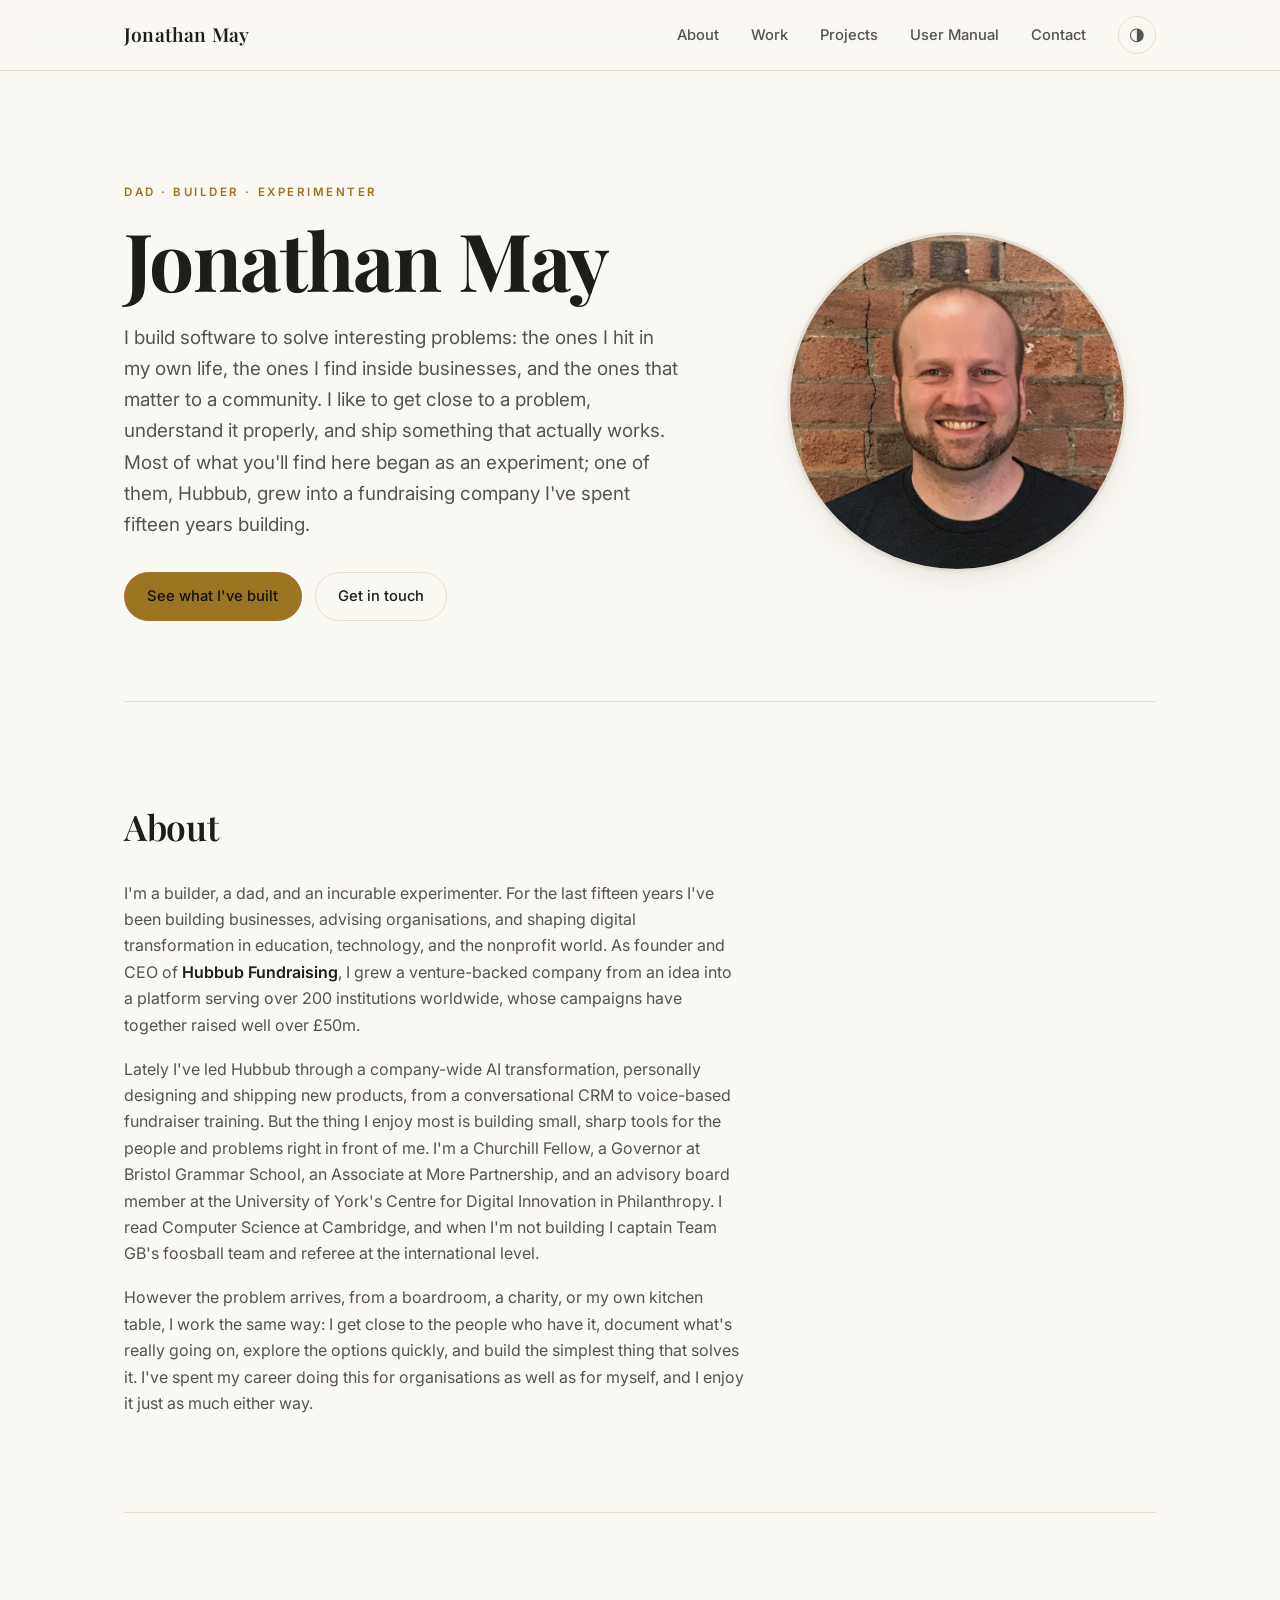
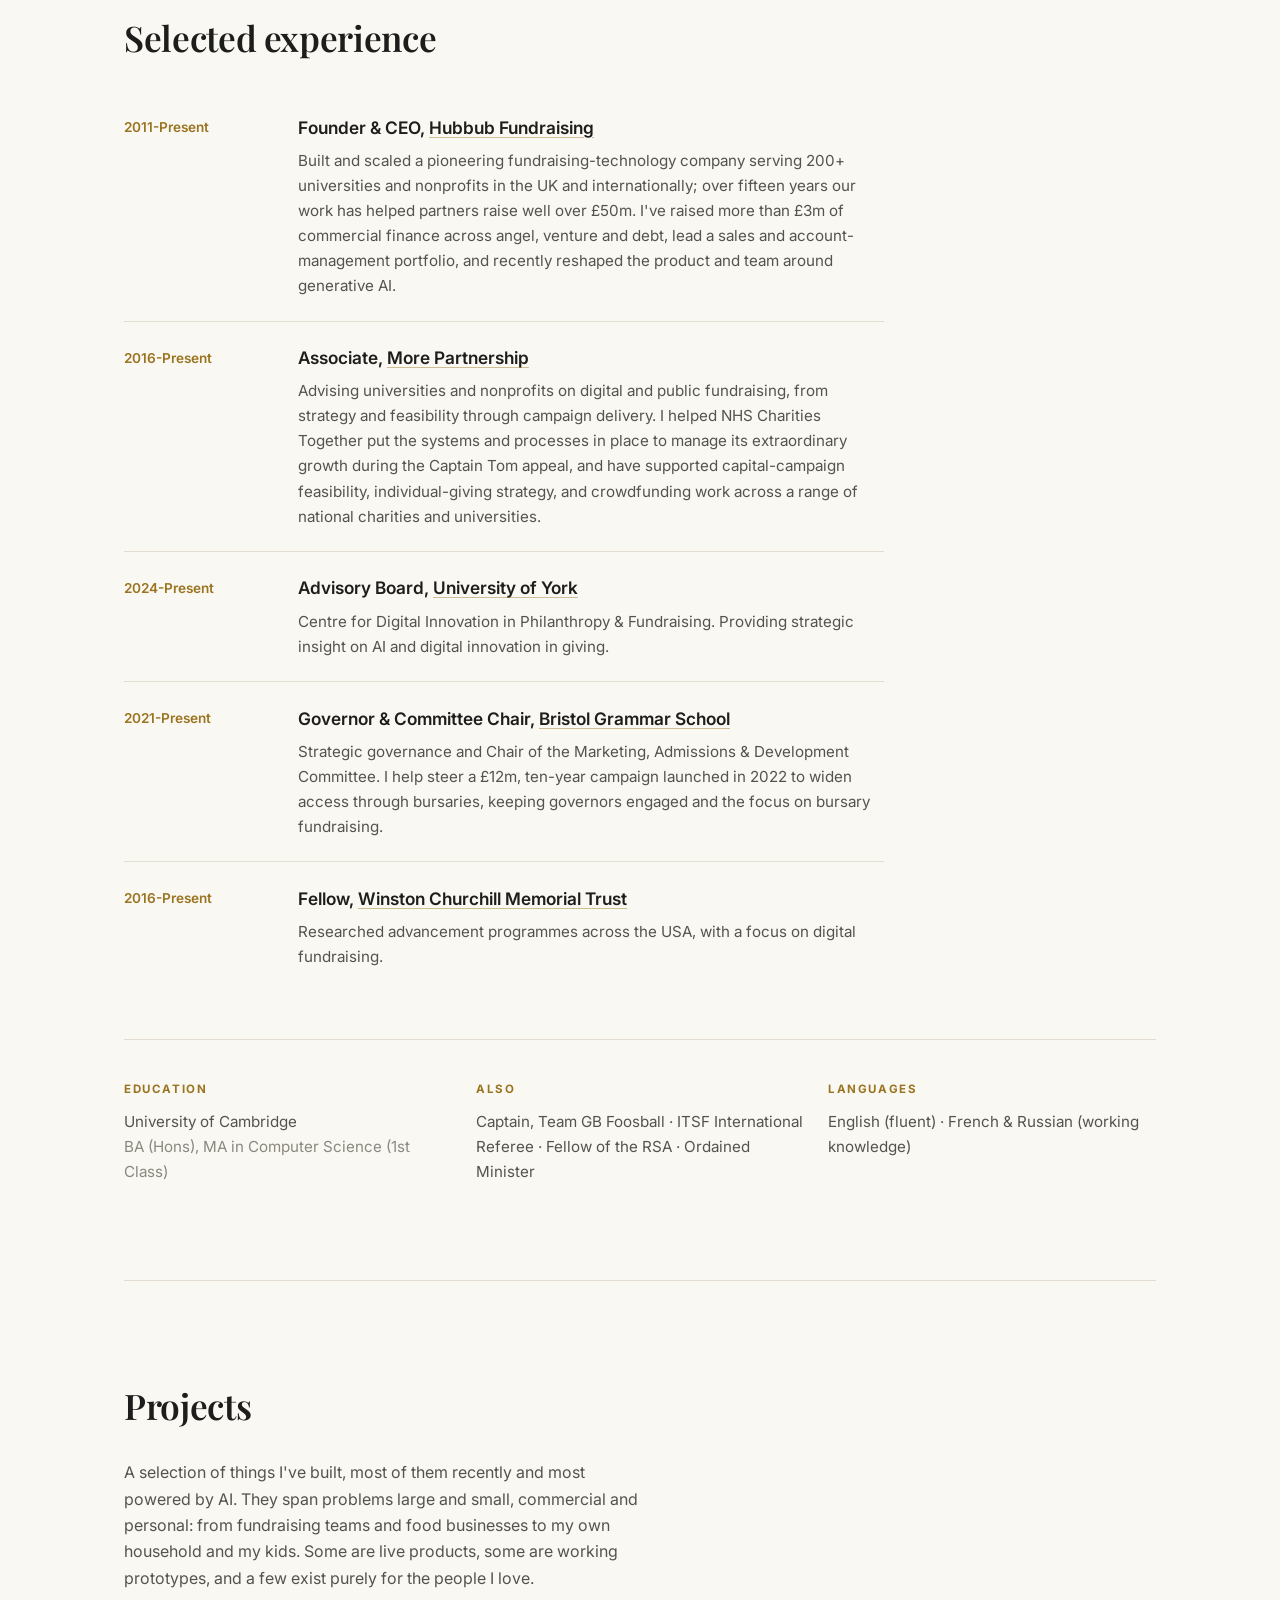
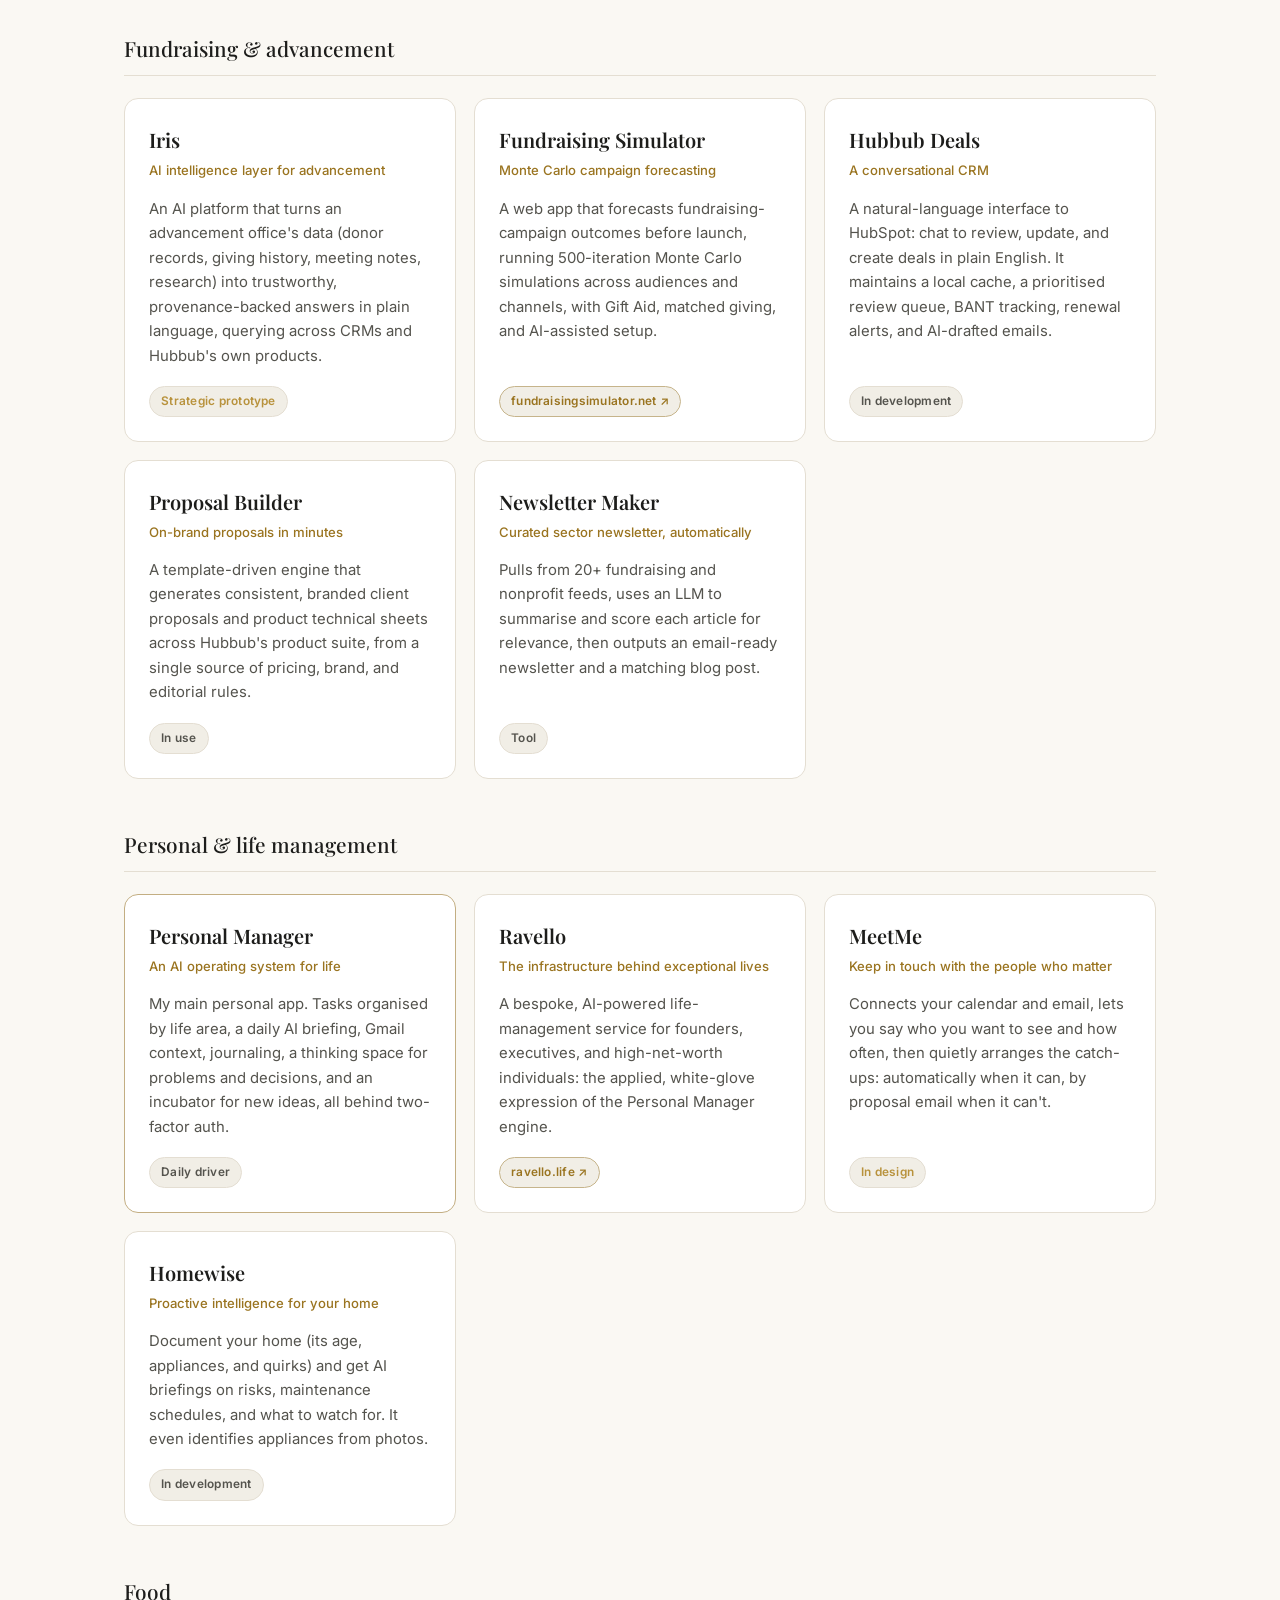
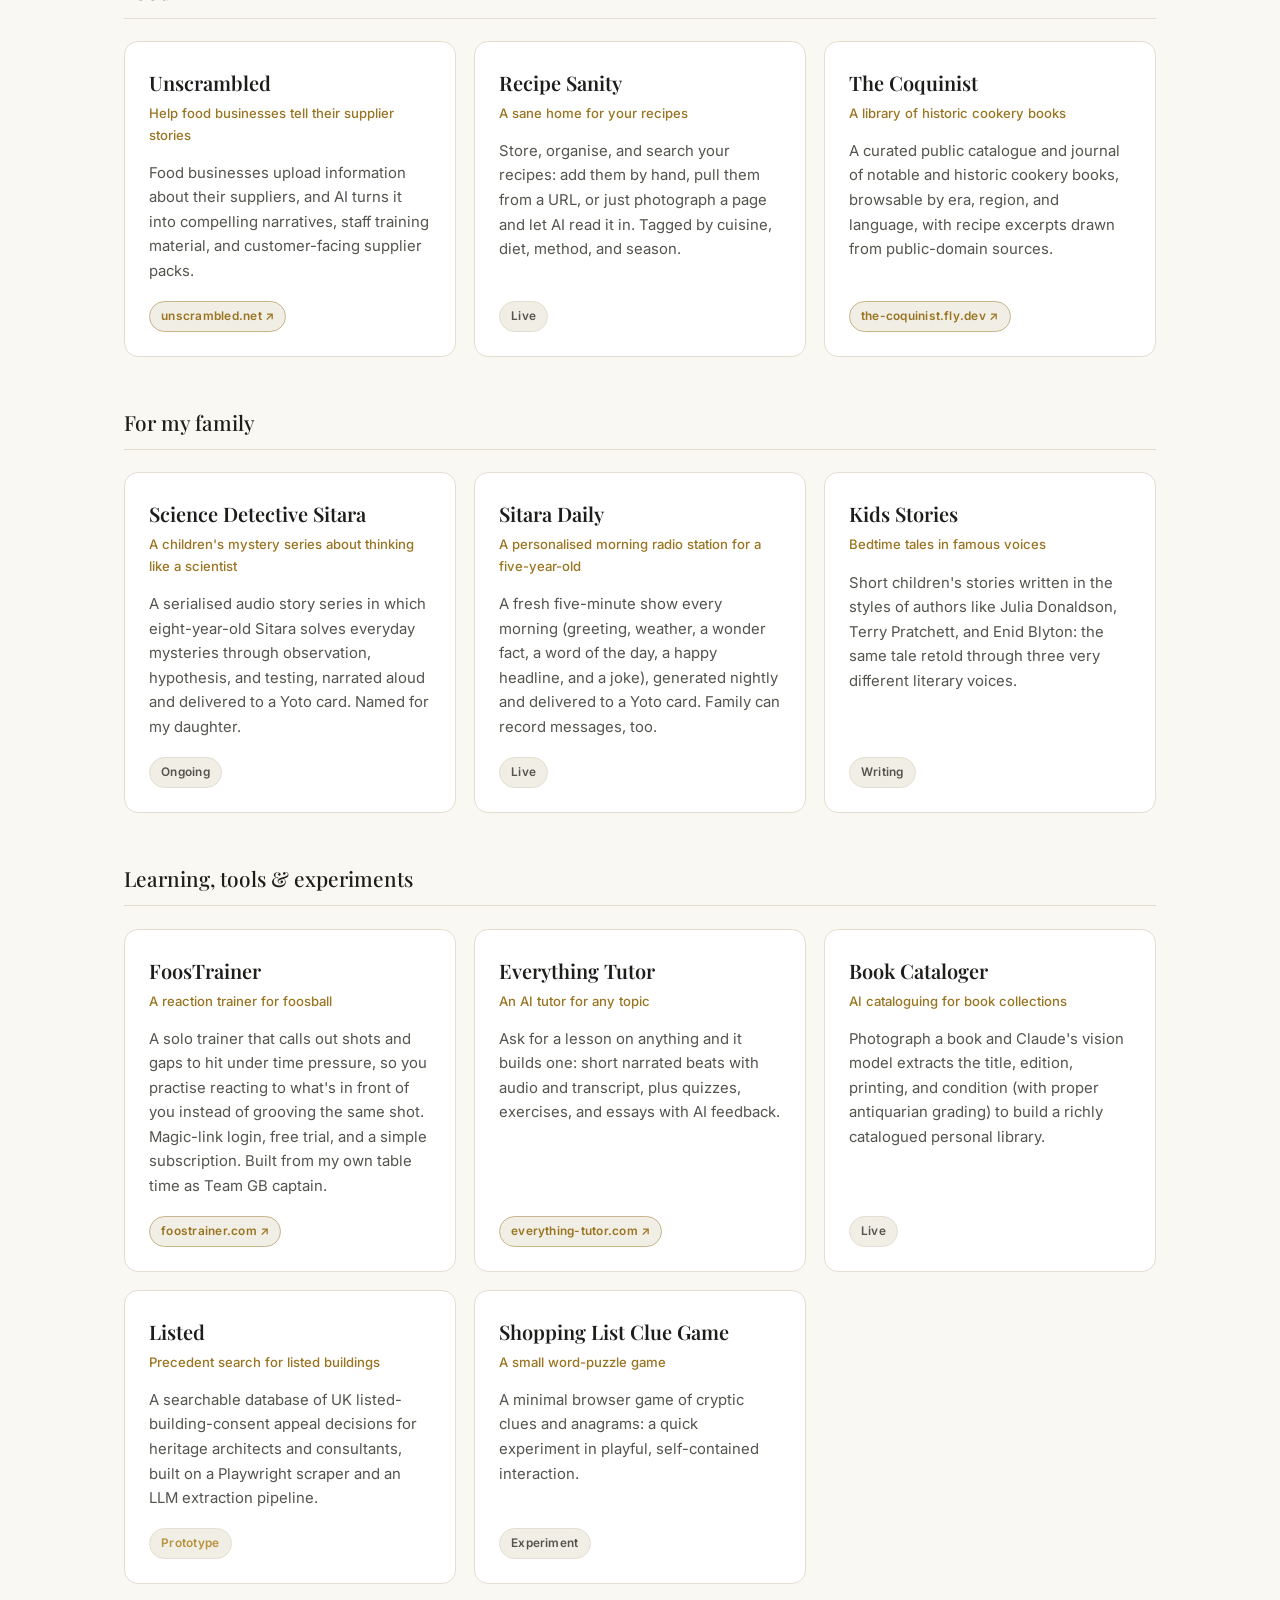
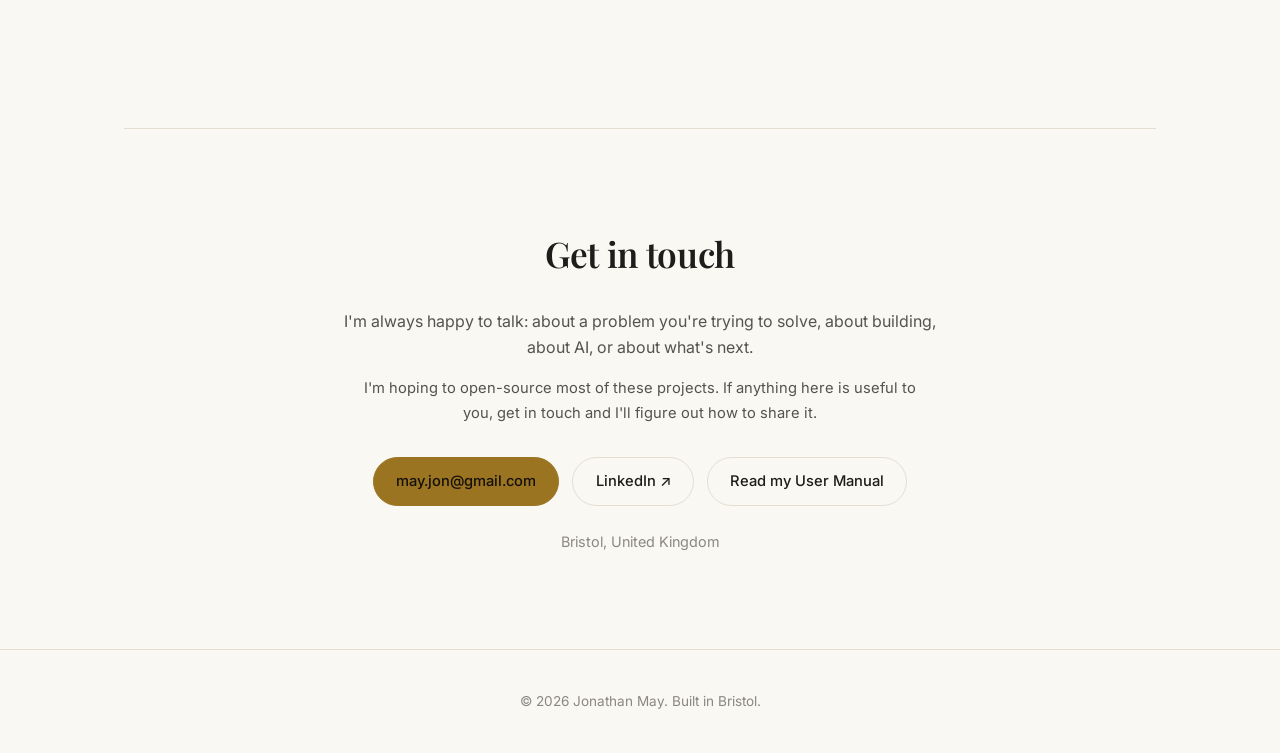
<file: index.html>
<!DOCTYPE html>
<html lang="en">
<head>
  <meta charset="UTF-8">
  <meta name="viewport" content="width=device-width, initial-scale=1.0">
  <title>Jonathan May · Dad, builder, experimenter</title>
  <meta name="description" content="Jonathan May FRSA. A dad and builder who makes software to solve interesting problems, for businesses, communities, and his own life. Founder of Hubbub Fundraising and the maker of a wide range of AI products.">

  <meta property="og:title" content="Jonathan May">
  <meta property="og:description" content="A dad and builder who makes software to solve interesting problems, for businesses, communities, and his own life. Founder of Hubbub Fundraising.">
  <meta property="og:type" content="website">
  <meta property="og:url" content="https://jonathanmay.net">
  <meta property="og:image" content="https://jonathanmay.net/apple-touch-icon.png">

  <link rel="icon" href="favicon.ico" sizes="any">
  <link rel="icon" type="image/png" sizes="32x32" href="favicon-32.png">
  <link rel="icon" type="image/png" sizes="16x16" href="favicon-16.png">
  <link rel="apple-touch-icon" href="apple-touch-icon.png">

  <link rel="preconnect" href="https://fonts.googleapis.com">
  <link rel="preconnect" href="https://fonts.gstatic.com" crossorigin>
  <link href="https://fonts.googleapis.com/css2?family=Inter:wght@300;400;500;600&family=Playfair+Display:wght@500;600;700&display=swap" rel="stylesheet">
  <link rel="stylesheet" href="styles.css">
</head>
<body>
  <header class="site-header">
    <div class="header-inner">
      <a href="#top" class="brand">Jonathan&nbsp;May</a>
      <nav class="site-nav">
        <a href="#about">About</a>
        <a href="#work">Work</a>
        <a href="#projects">Projects</a>
        <a href="manual.html">User Manual</a>
        <a href="#contact">Contact</a>
        <button id="theme-toggle" class="theme-toggle" aria-label="Toggle colour theme" title="Toggle theme">
          <span class="theme-toggle-icon">◑</span>
        </button>
      </nav>
    </div>
  </header>

  <main id="top">

    <!-- HERO -->
    <section class="hero">
      <div class="hero-text">
        <p class="eyebrow">Dad · Builder · Experimenter</p>
        <h1>Jonathan May</h1>
        <p class="lede">
          I build software to solve interesting problems: the ones I hit in my own
          life, the ones I find inside businesses, and the ones that matter to a
          community. I like to get close to a problem, understand it properly, and
          ship something that actually works. Most of what you'll find here began
          as an experiment; one of them, Hubbub, grew into a fundraising company
          I've spent fifteen years building.
        </p>
        <div class="hero-actions">
          <a class="btn btn-primary" href="#projects">See what I've built</a>
          <a class="btn btn-ghost" href="#contact">Get in touch</a>
        </div>
      </div>
      <div class="hero-portrait">
        <img src="portrait.jpg" alt="Portrait of Jonathan May" width="800" height="800">
      </div>
    </section>

    <!-- ABOUT -->
    <section id="about" class="section">
      <h2 class="section-title">About</h2>
      <div class="prose">
        <p>
          I'm a builder, a dad, and an incurable experimenter. For the last
          fifteen years I've been building businesses, advising organisations,
          and shaping digital transformation in education, technology, and the
          nonprofit world. As founder and CEO of <strong>Hubbub
          Fundraising</strong>, I grew a venture-backed company from an idea
          into a platform serving over 200 institutions worldwide, whose
          campaigns have together raised well over £50m.
        </p>
        <p>
          Lately I've led Hubbub through a company-wide AI transformation,
          personally designing and shipping new products, from a conversational
          CRM to voice-based fundraiser training. But the thing I enjoy most is
          building small, sharp tools for the people and problems right in front
          of me. I'm a Churchill Fellow, a Governor at Bristol Grammar School, an
          Associate at More Partnership, and an advisory board member at the
          University of York's Centre for Digital Innovation in Philanthropy. I
          read Computer Science at Cambridge, and when I'm not building I captain
          Team GB's foosball team and referee at the international level.
        </p>
        <p>
          However the problem arrives, from a boardroom, a charity, or my own
          kitchen table, I work the same way: I get close to the people who have
          it, document what's really going on, explore the options quickly, and
          build the simplest thing that solves it. I've spent my career doing this
          for organisations as well as for myself, and I enjoy it just as much
          either way.
        </p>
      </div>
    </section>

    <!-- WORK / CV -->
    <section id="work" class="section">
      <h2 class="section-title">Selected experience</h2>
      <ol class="timeline">
        <li>
          <div class="timeline-when">2011-Present</div>
          <div class="timeline-what">
            <h3>Founder &amp; CEO, <a href="https://hubbub.net" target="_blank" rel="noopener">Hubbub Fundraising</a></h3>
            <p>Built and scaled a pioneering fundraising-technology company serving
            200+ universities and nonprofits in the UK and internationally; over
            fifteen years our work has helped partners raise well over £50m. I've
            raised more than £3m of commercial finance across angel, venture and
            debt, lead a sales and account-management portfolio, and recently
            reshaped the product and team around generative AI.</p>
          </div>
        </li>
        <li>
          <div class="timeline-when">2016-Present</div>
          <div class="timeline-what">
            <h3>Associate, <a href="https://www.morepartnership.com" target="_blank" rel="noopener">More Partnership</a></h3>
            <p>Advising universities and nonprofits on digital and public
            fundraising, from strategy and feasibility through campaign delivery.
            I helped NHS Charities Together put the systems and processes in place
            to manage its extraordinary growth during the Captain Tom appeal, and
            have supported capital-campaign feasibility, individual-giving
            strategy, and crowdfunding work across a range of national charities
            and universities.</p>
          </div>
        </li>
        <li>
          <div class="timeline-when">2024-Present</div>
          <div class="timeline-what">
            <h3>Advisory Board, <a href="https://www.york.ac.uk/digital-innovation-philanthropy-fundraising/" target="_blank" rel="noopener">University of York</a></h3>
            <p>Centre for Digital Innovation in Philanthropy &amp; Fundraising.
            Providing strategic insight on AI and digital innovation in giving.</p>
          </div>
        </li>
        <li>
          <div class="timeline-when">2021-Present</div>
          <div class="timeline-what">
            <h3>Governor &amp; Committee Chair, <a href="https://www.bristolgrammarschool.co.uk" target="_blank" rel="noopener">Bristol Grammar School</a></h3>
            <p>Strategic governance and Chair of the Marketing, Admissions &amp;
            Development Committee. I help steer a £12m, ten-year campaign launched
            in 2022 to widen access through bursaries, keeping governors engaged
            and the focus on bursary fundraising.</p>
          </div>
        </li>
        <li>
          <div class="timeline-when">2016-Present</div>
          <div class="timeline-what">
            <h3>Fellow, <a href="https://www.churchillfellowship.org" target="_blank" rel="noopener">Winston Churchill Memorial Trust</a></h3>
            <p>Researched advancement programmes across the USA, with a focus on
            digital fundraising.</p>
          </div>
        </li>
      </ol>

      <div class="cv-meta">
        <div class="cv-meta-block">
          <h4>Education</h4>
          <p>University of Cambridge<br><span class="muted">BA (Hons), MA in Computer Science (1st Class)</span></p>
        </div>
        <div class="cv-meta-block">
          <h4>Also</h4>
          <p>Captain, Team GB Foosball · ITSF International Referee · Fellow of the RSA · Ordained Minister</p>
        </div>
        <div class="cv-meta-block">
          <h4>Languages</h4>
          <p>English (fluent) · French &amp; Russian (working knowledge)</p>
        </div>
      </div>
    </section>

    <!-- PROJECTS -->
    <section id="projects" class="section">
      <h2 class="section-title">Projects</h2>
      <p class="section-intro">
        A selection of things I've built, most of them recently and most powered
        by AI. They span problems large and small, commercial and personal: from
        fundraising teams and food businesses to my own household and my kids.
        Some are live products, some are working prototypes, and a few exist
        purely for the people I love.
      </p>

      <!-- Fundraising & advancement -->
      <div class="project-group">
        <h3 class="group-title">Fundraising &amp; advancement</h3>
        <div class="cards">

          <article class="card">
            <h4 class="card-title">Iris</h4>
            <p class="card-tag">AI intelligence layer for advancement</p>
            <p class="card-body">An AI platform that turns an advancement office's data (donor records, giving history, meeting notes, research) into trustworthy, provenance-backed answers in plain language, querying across CRMs and Hubbub's own products.</p>
            <p class="card-meta"><span class="pill pill-amber">Strategic prototype</span></p>
          </article>

          <article class="card">
            <h4 class="card-title">Fundraising Simulator</h4>
            <p class="card-tag">Monte Carlo campaign forecasting</p>
            <p class="card-body">A web app that forecasts fundraising-campaign outcomes before launch, running 500-iteration Monte Carlo simulations across audiences and channels, with Gift Aid, matched giving, and AI-assisted setup.</p>
            <p class="card-meta"><a class="pill pill-live" href="https://fundraisingsimulator.net" target="_blank" rel="noopener">fundraisingsimulator.net ↗</a></p>
          </article>

          <article class="card">
            <h4 class="card-title">Hubbub Deals</h4>
            <p class="card-tag">A conversational CRM</p>
            <p class="card-body">A natural-language interface to HubSpot: chat to review, update, and create deals in plain English. It maintains a local cache, a prioritised review queue, BANT tracking, renewal alerts, and AI-drafted emails.</p>
            <p class="card-meta"><span class="pill">In development</span></p>
          </article>

          <article class="card">
            <h4 class="card-title">Proposal Builder</h4>
            <p class="card-tag">On-brand proposals in minutes</p>
            <p class="card-body">A template-driven engine that generates consistent, branded client proposals and product technical sheets across Hubbub's product suite, from a single source of pricing, brand, and editorial rules.</p>
            <p class="card-meta"><span class="pill">In use</span></p>
          </article>

          <article class="card">
            <h4 class="card-title">Newsletter Maker</h4>
            <p class="card-tag">Curated sector newsletter, automatically</p>
            <p class="card-body">Pulls from 20+ fundraising and nonprofit feeds, uses an LLM to summarise and score each article for relevance, then outputs an email-ready newsletter and a matching blog post.</p>
            <p class="card-meta"><span class="pill">Tool</span></p>
          </article>

        </div>
      </div>

      <!-- Personal & life management -->
      <div class="project-group">
        <h3 class="group-title">Personal &amp; life management</h3>
        <div class="cards">

          <article class="card card-feature">
            <h4 class="card-title">Personal Manager</h4>
            <p class="card-tag">An AI operating system for life</p>
            <p class="card-body">My main personal app. Tasks organised by life area, a daily AI briefing, Gmail context, journaling, a thinking space for problems and decisions, and an incubator for new ideas, all behind two-factor auth.</p>
            <p class="card-meta"><span class="pill">Daily driver</span></p>
          </article>

          <article class="card">
            <h4 class="card-title">Ravello</h4>
            <p class="card-tag">The infrastructure behind exceptional lives</p>
            <p class="card-body">A bespoke, AI-powered life-management service for founders, executives, and high-net-worth individuals: the applied, white-glove expression of the Personal Manager engine.</p>
            <p class="card-meta"><a class="pill pill-live" href="https://ravello.life" target="_blank" rel="noopener">ravello.life ↗</a></p>
          </article>

          <article class="card">
            <h4 class="card-title">MeetMe</h4>
            <p class="card-tag">Keep in touch with the people who matter</p>
            <p class="card-body">Connects your calendar and email, lets you say who you want to see and how often, then quietly arranges the catch-ups: automatically when it can, by proposal email when it can't.</p>
            <p class="card-meta"><span class="pill pill-amber">In design</span></p>
          </article>

          <article class="card">
            <h4 class="card-title">Homewise</h4>
            <p class="card-tag">Proactive intelligence for your home</p>
            <p class="card-body">Document your home (its age, appliances, and quirks) and get AI briefings on risks, maintenance schedules, and what to watch for. It even identifies appliances from photos.</p>
            <p class="card-meta"><span class="pill">In development</span></p>
          </article>

        </div>
      </div>

      <!-- Food -->
      <div class="project-group">
        <h3 class="group-title">Food</h3>
        <div class="cards">

          <article class="card">
            <h4 class="card-title">Unscrambled</h4>
            <p class="card-tag">Help food businesses tell their supplier stories</p>
            <p class="card-body">Food businesses upload information about their suppliers, and AI turns it into compelling narratives, staff training material, and customer-facing supplier packs.</p>
            <p class="card-meta"><a class="pill pill-live" href="https://unscrambled.net" target="_blank" rel="noopener">unscrambled.net ↗</a></p>
          </article>

          <article class="card">
            <h4 class="card-title">Recipe Sanity</h4>
            <p class="card-tag">A sane home for your recipes</p>
            <p class="card-body">Store, organise, and search your recipes: add them by hand, pull them from a URL, or just photograph a page and let AI read it in. Tagged by cuisine, diet, method, and season.</p>
            <p class="card-meta"><span class="pill">Live</span></p>
          </article>

          <article class="card">
            <h4 class="card-title">The Coquinist</h4>
            <p class="card-tag">A library of historic cookery books</p>
            <p class="card-body">A curated public catalogue and journal of notable and historic cookery books, browsable by era, region, and language, with recipe excerpts drawn from public-domain sources.</p>
            <p class="card-meta"><a class="pill pill-live" href="https://the-coquinist.fly.dev" target="_blank" rel="noopener">the-coquinist.fly.dev ↗</a></p>
          </article>

        </div>
      </div>

      <!-- For my family -->
      <div class="project-group">
        <h3 class="group-title">For my family</h3>
        <div class="cards">

          <article class="card">
            <h4 class="card-title">Science Detective Sitara</h4>
            <p class="card-tag">A children's mystery series about thinking like a scientist</p>
            <p class="card-body">A serialised audio story series in which eight-year-old Sitara solves everyday mysteries through observation, hypothesis, and testing, narrated aloud and delivered to a Yoto card. Named for my daughter.</p>
            <p class="card-meta"><span class="pill">Ongoing</span></p>
          </article>

          <article class="card">
            <h4 class="card-title">Sitara Daily</h4>
            <p class="card-tag">A personalised morning radio station for a five-year-old</p>
            <p class="card-body">A fresh five-minute show every morning (greeting, weather, a wonder fact, a word of the day, a happy headline, and a joke), generated nightly and delivered to a Yoto card. Family can record messages, too.</p>
            <p class="card-meta"><span class="pill">Live</span></p>
          </article>

          <article class="card">
            <h4 class="card-title">Kids Stories</h4>
            <p class="card-tag">Bedtime tales in famous voices</p>
            <p class="card-body">Short children's stories written in the styles of authors like Julia Donaldson, Terry Pratchett, and Enid Blyton: the same tale retold through three very different literary voices.</p>
            <p class="card-meta"><span class="pill">Writing</span></p>
          </article>

        </div>
      </div>

      <!-- Learning, tools & experiments -->
      <div class="project-group">
        <h3 class="group-title">Learning, tools &amp; experiments</h3>
        <div class="cards">

          <article class="card">
            <h4 class="card-title">FoosTrainer</h4>
            <p class="card-tag">A reaction trainer for foosball</p>
            <p class="card-body">A solo trainer that calls out shots and gaps to hit under time pressure, so you practise reacting to what's in front of you instead of grooving the same shot. Magic-link login, free trial, and a simple subscription. Built from my own table time as Team GB captain.</p>
            <p class="card-meta"><a class="pill pill-live" href="https://foostrainer.com" target="_blank" rel="noopener">foostrainer.com ↗</a></p>
          </article>

          <article class="card">
            <h4 class="card-title">Everything Tutor</h4>
            <p class="card-tag">An AI tutor for any topic</p>
            <p class="card-body">Ask for a lesson on anything and it builds one: short narrated beats with audio and transcript, plus quizzes, exercises, and essays with AI feedback.</p>
            <p class="card-meta"><a class="pill pill-live" href="https://everything-tutor.com" target="_blank" rel="noopener">everything-tutor.com ↗</a></p>
          </article>

          <article class="card">
            <h4 class="card-title">Book Cataloger</h4>
            <p class="card-tag">AI cataloguing for book collections</p>
            <p class="card-body">Photograph a book and Claude's vision model extracts the title, edition, printing, and condition (with proper antiquarian grading) to build a richly catalogued personal library.</p>
            <p class="card-meta"><span class="pill">Live</span></p>
          </article>

          <article class="card">
            <h4 class="card-title">Listed</h4>
            <p class="card-tag">Precedent search for listed buildings</p>
            <p class="card-body">A searchable database of UK listed-building-consent appeal decisions for heritage architects and consultants, built on a Playwright scraper and an LLM extraction pipeline.</p>
            <p class="card-meta"><span class="pill pill-amber">Prototype</span></p>
          </article>

          <article class="card">
            <h4 class="card-title">Shopping List Clue Game</h4>
            <p class="card-tag">A small word-puzzle game</p>
            <p class="card-body">A minimal browser game of cryptic clues and anagrams: a quick experiment in playful, self-contained interaction.</p>
            <p class="card-meta"><span class="pill">Experiment</span></p>
          </article>

        </div>
      </div>
    </section>

    <!-- CONTACT -->
    <section id="contact" class="section section-contact">
      <h2 class="section-title">Get in touch</h2>
      <p class="prose">
        I'm always happy to talk: about a problem you're trying to solve, about
        building, about AI, or about what's next.
      </p>
      <p class="prose contact-note">
        I'm hoping to open-source most of these projects. If anything here is
        useful to you, get in touch and I'll figure out how to share it.
      </p>
      <div class="contact-links">
        <a class="btn btn-primary" href="mailto:may.jon@gmail.com">may.jon@gmail.com</a>
        <a class="btn btn-ghost" href="https://www.linkedin.com/in/changetheworld" target="_blank" rel="noopener">LinkedIn ↗</a>
        <a class="btn btn-ghost" href="manual.html">Read my User Manual</a>
      </div>
      <p class="contact-location muted">Bristol, United Kingdom</p>
    </section>

  </main>

  <footer class="site-footer">
    <p>© <span id="year">2026</span> Jonathan May. Built in Bristol.</p>
  </footer>

  <script src="script.js"></script>
</body>
</html>
</file>
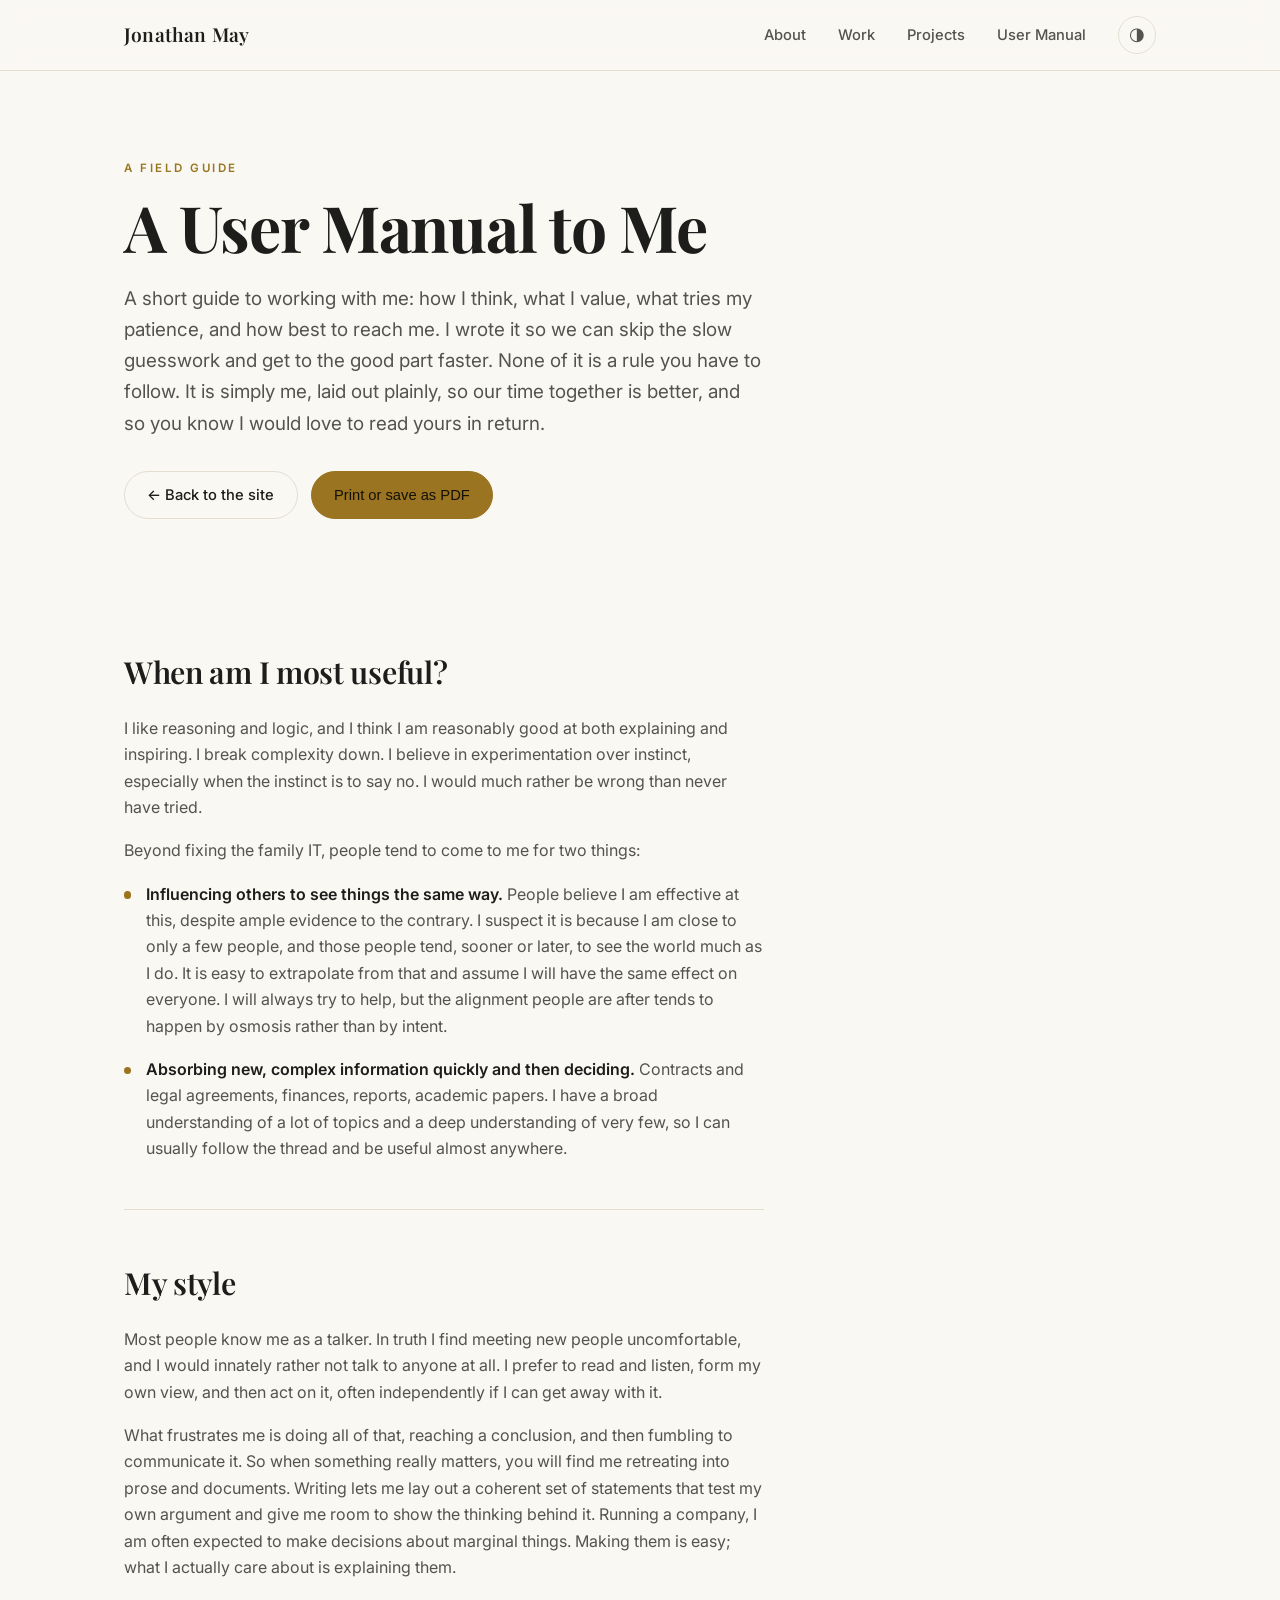
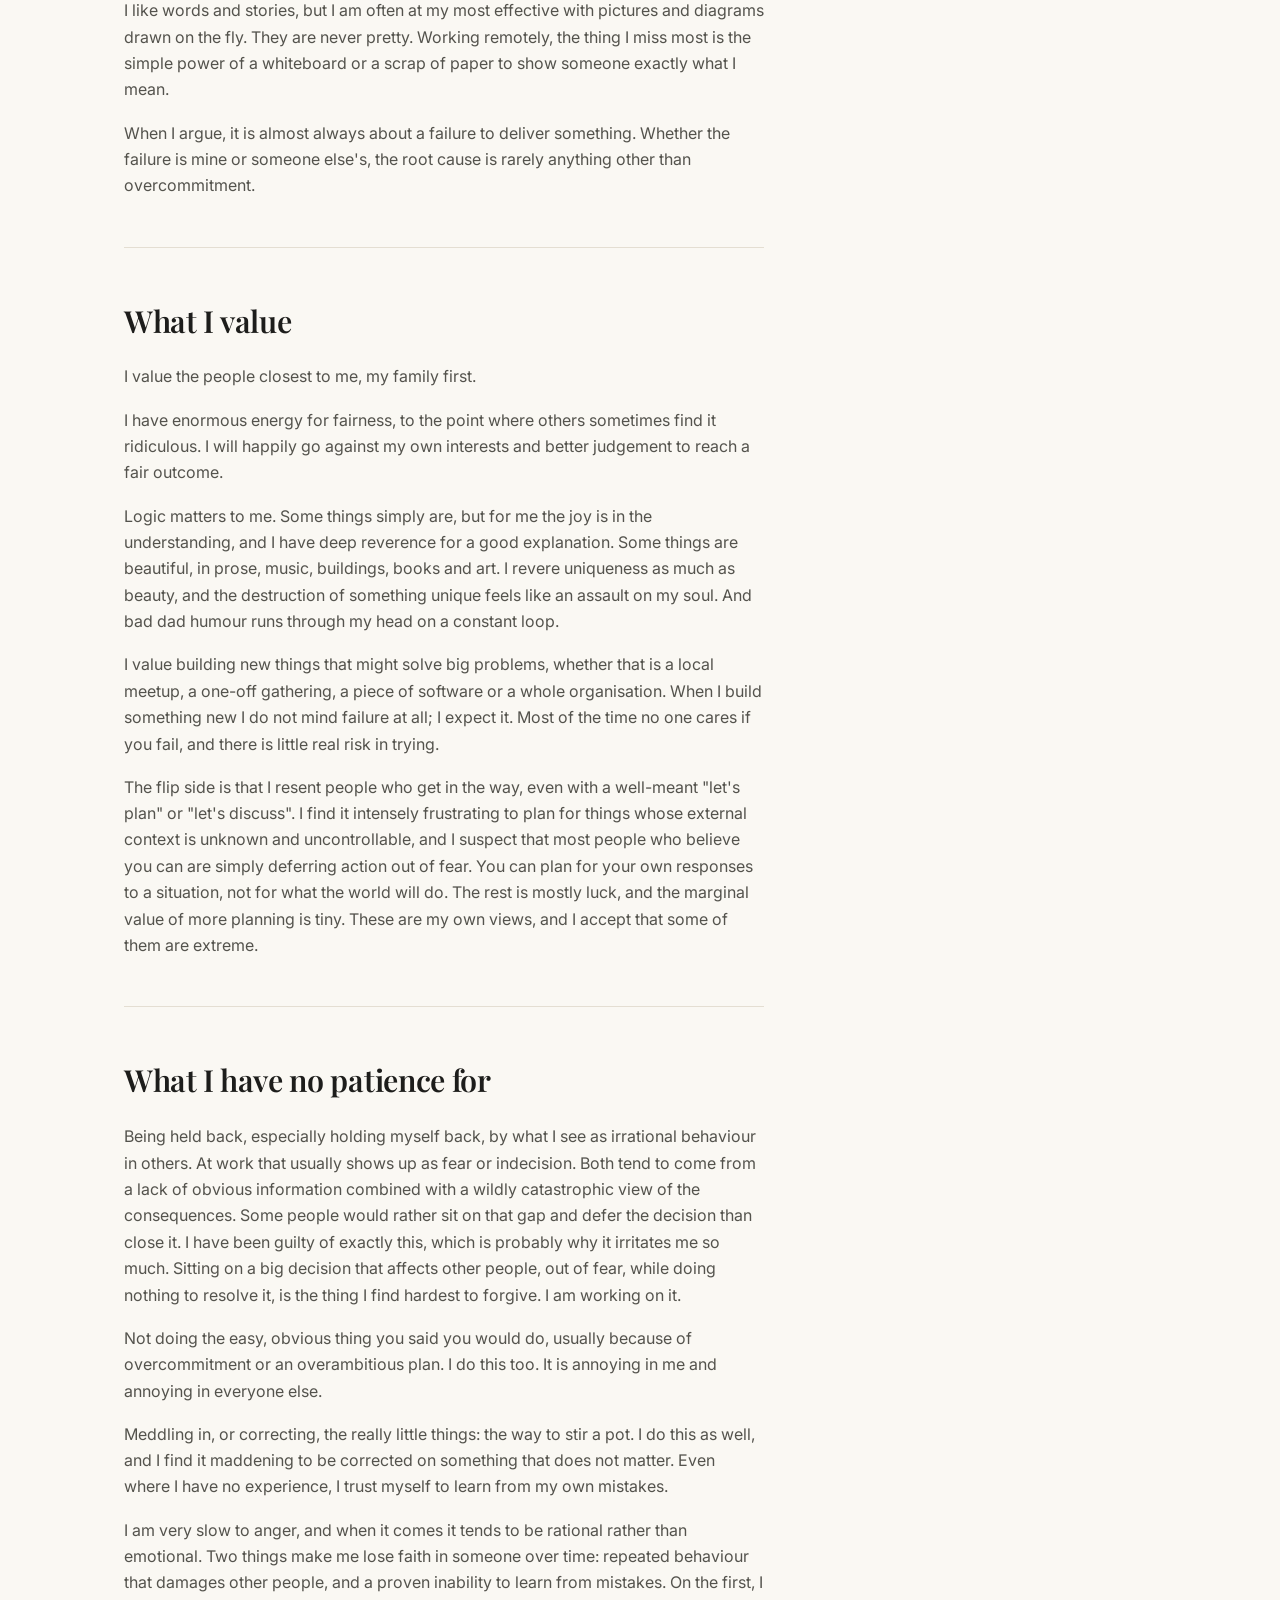
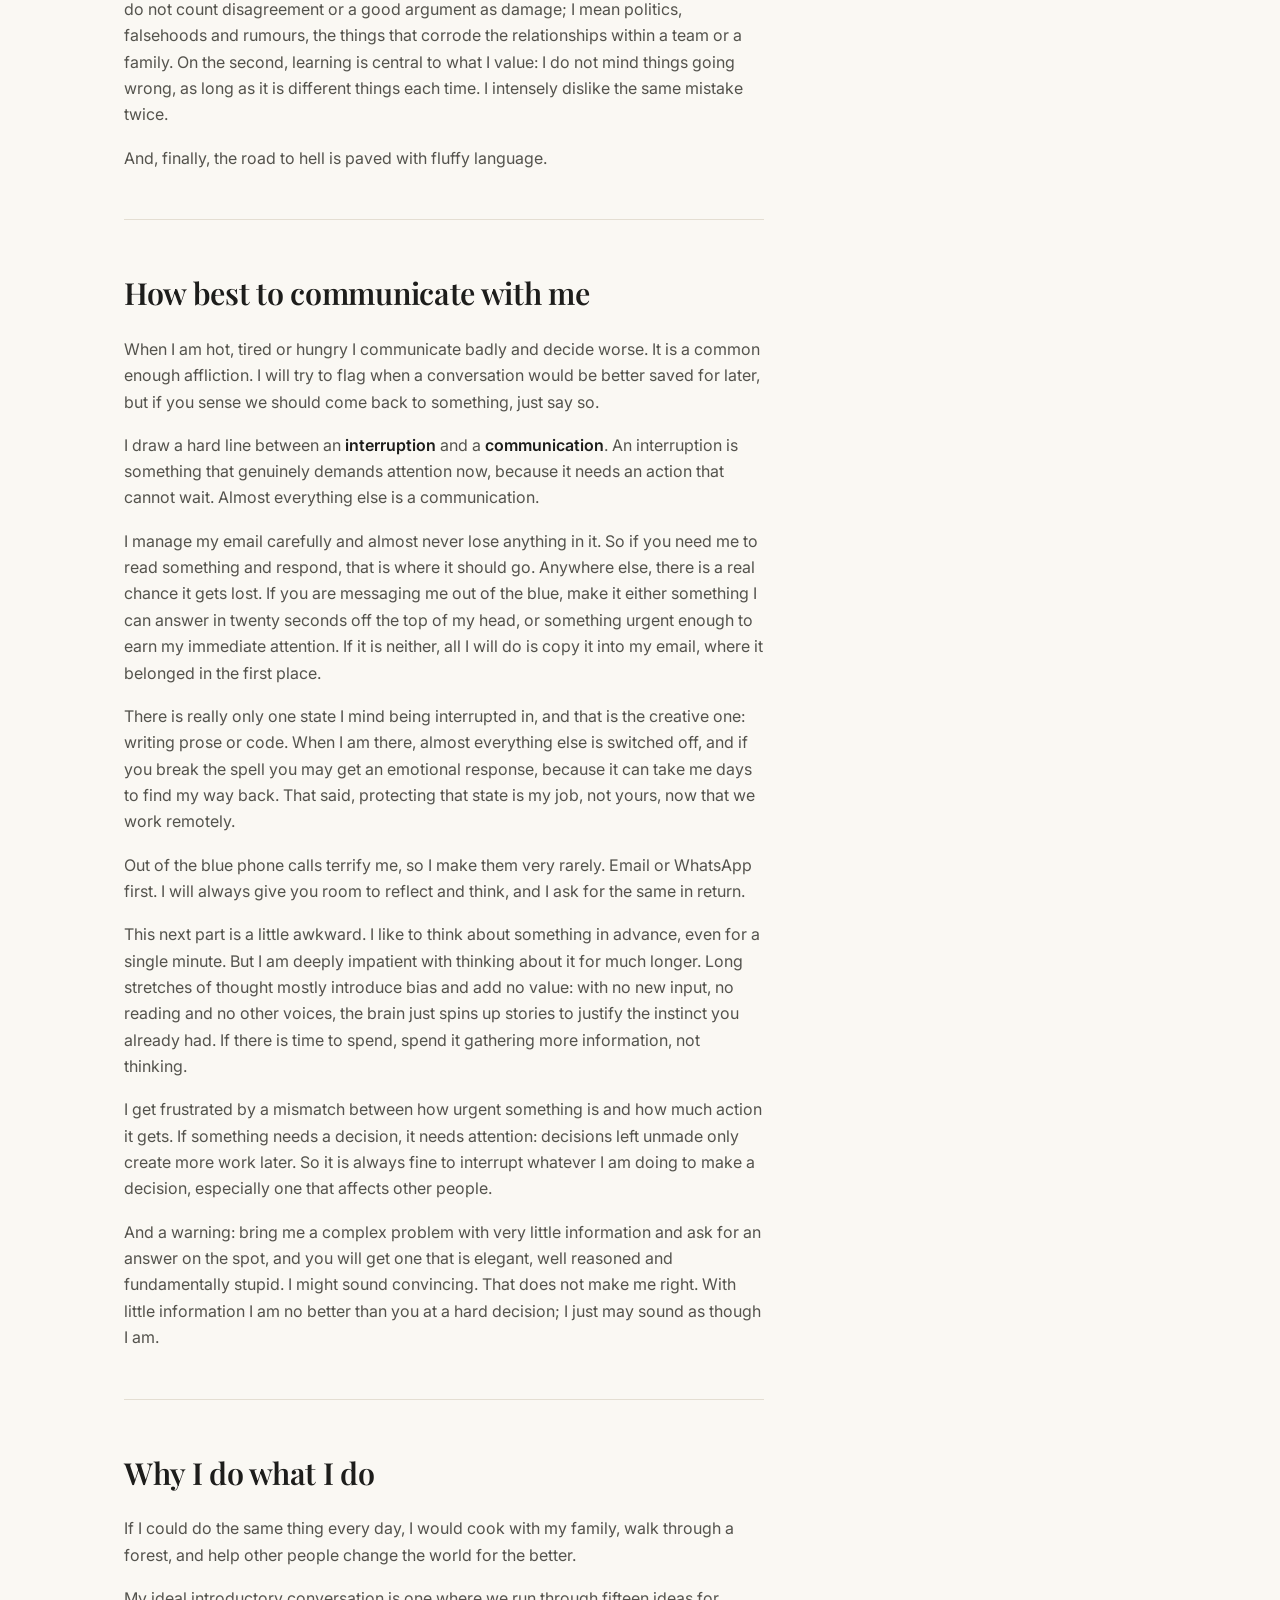
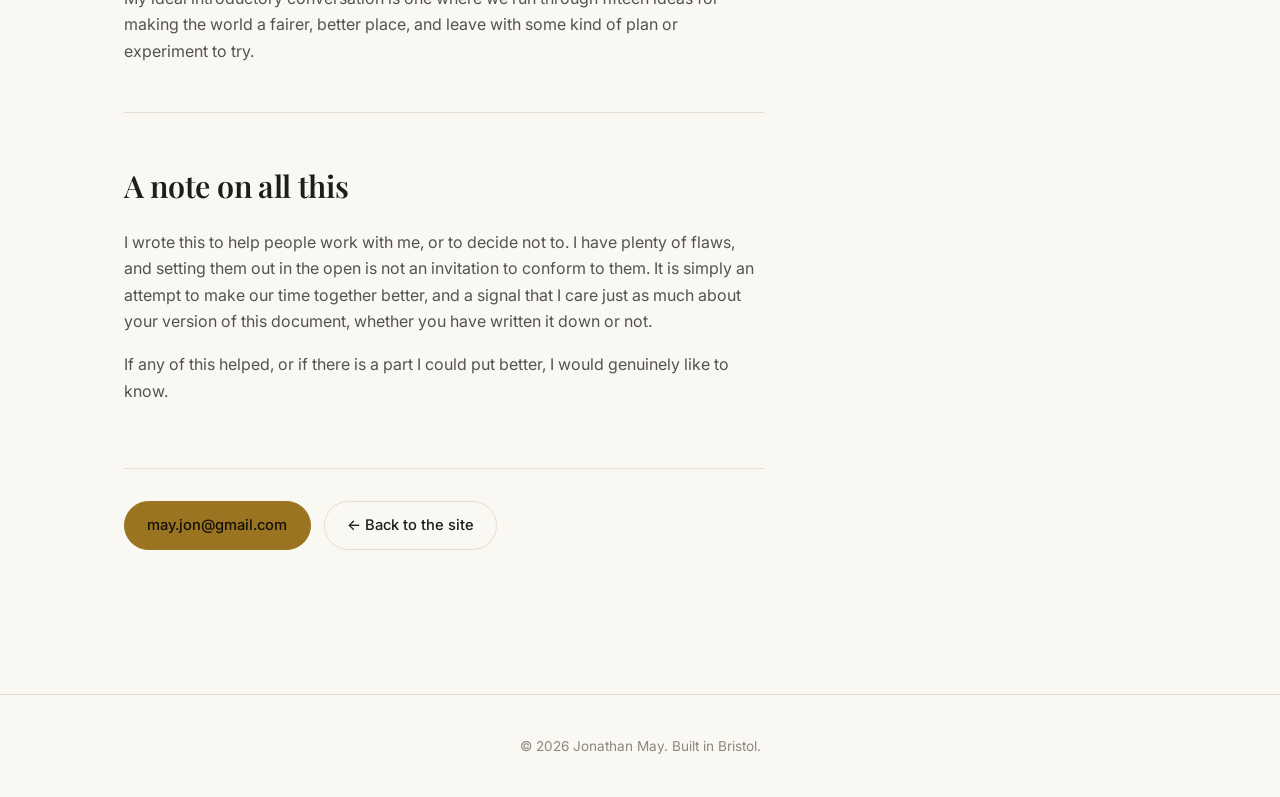
<file: manual.html>
<!DOCTYPE html>
<html lang="en">
<head>
  <meta charset="UTF-8">
  <meta name="viewport" content="width=device-width, initial-scale=1.0">
  <title>A User Manual to Me · Jonathan May</title>
  <meta name="description" content="A short guide to working with Jonathan May: how he thinks, what he values, what tries his patience, and how best to reach him.">

  <meta property="og:title" content="A User Manual to Me · Jonathan May">
  <meta property="og:description" content="A short guide to working with me: how I think, what I value, what tries my patience, and how best to reach me.">
  <meta property="og:type" content="article">
  <meta property="og:url" content="https://jonathanmay.net/manual.html">
  <meta property="og:image" content="https://jonathanmay.net/apple-touch-icon.png">

  <link rel="icon" href="favicon.ico" sizes="any">
  <link rel="icon" type="image/png" sizes="32x32" href="favicon-32.png">
  <link rel="icon" type="image/png" sizes="16x16" href="favicon-16.png">
  <link rel="apple-touch-icon" href="apple-touch-icon.png">

  <link rel="preconnect" href="https://fonts.googleapis.com">
  <link rel="preconnect" href="https://fonts.gstatic.com" crossorigin>
  <link href="https://fonts.googleapis.com/css2?family=Inter:wght@300;400;500;600&family=Playfair+Display:wght@500;600;700&display=swap" rel="stylesheet">
  <link rel="stylesheet" href="styles.css">

  <style>
    /* ---------- Manual-specific layout ---------- */
    .manual-main { max-width: var(--maxw); margin: 0 auto; padding: 0 clamp(1.25rem, 5vw, 4rem); }

    .manual-hero {
      padding: clamp(3rem, 8vw, 5.5rem) 0 clamp(2rem, 5vw, 3rem);
      max-width: 40rem;
    }
    .manual-hero .eyebrow { margin-bottom: 1rem; }
    .manual-hero h1 {
      font-family: var(--serif);
      font-weight: 700;
      font-size: clamp(2.4rem, 7vw, 4rem);
      line-height: 1.04;
      letter-spacing: -.02em;
      margin-bottom: 1.4rem;
    }
    .manual-lede {
      font-size: clamp(1.02rem, 1.6vw, 1.18rem);
      color: var(--text-soft);
      max-width: 60ch;
    }
    .manual-hero-actions { display: flex; flex-wrap: wrap; gap: .8rem; margin-top: 2rem; }

    /* Reading column */
    .manual-body {
      max-width: 40rem;
      padding: clamp(1rem, 3vw, 2rem) 0 clamp(3.5rem, 8vw, 6rem);
    }

    .manual-section { padding: clamp(2.2rem, 5vw, 3rem) 0; border-top: 1px solid var(--border); }
    .manual-section:first-child { border-top: none; }

    .manual-section > h2 {
      font-family: var(--serif);
      font-weight: 600;
      font-size: clamp(1.4rem, 3.6vw, 1.9rem);
      letter-spacing: -.01em;
      margin-bottom: 1.1rem;
    }

    .manual-section p { color: var(--text-soft); }
    .manual-section p + p { margin-top: 1.05rem; }
    .manual-section p + ul { margin-top: 1.05rem; }
    .manual-section strong { color: var(--text); font-weight: 600; }

    .manual-list { list-style: none; margin: 0; padding: 0; }
    .manual-list li {
      color: var(--text-soft);
      position: relative;
      padding-left: 1.4rem;
      margin-top: 1.05rem;
    }
    .manual-list li::before {
      content: "";
      position: absolute;
      left: 0;
      top: .68em;
      width: .45rem;
      height: .45rem;
      border-radius: 50%;
      background: var(--accent);
    }
    .manual-list li strong { color: var(--text); font-weight: 600; }

    .manual-close {
      margin-top: clamp(2.5rem, 6vw, 4rem);
      padding-top: 2rem;
      border-top: 1px solid var(--border);
      display: flex;
      flex-wrap: wrap;
      gap: .8rem;
      align-items: center;
    }
    .manual-close .muted { font-size: .9rem; }

    @media print {
      .site-header, .site-footer, .manual-hero-actions, .manual-close .btn { display: none !important; }
      body { background: #fff; color: #000; }
      .manual-section { break-inside: avoid; }
      a { color: #000; }
    }
  </style>
</head>
<body>
  <header class="site-header">
    <div class="header-inner">
      <a href="index.html#top" class="brand">Jonathan&nbsp;May</a>
      <nav class="site-nav">
        <a href="index.html#about">About</a>
        <a href="index.html#work">Work</a>
        <a href="index.html#projects">Projects</a>
        <a href="manual.html">User Manual</a>
        <button id="theme-toggle" class="theme-toggle" aria-label="Toggle colour theme" title="Toggle theme">
          <span class="theme-toggle-icon">◑</span>
        </button>
      </nav>
    </div>
  </header>

  <main class="manual-main" id="top">

    <section class="manual-hero">
      <p class="eyebrow">A field guide</p>
      <h1>A User Manual to Me</h1>
      <p class="manual-lede">
        A short guide to working with me: how I think, what I value, what tries
        my patience, and how best to reach me. I wrote it so we can skip the slow
        guesswork and get to the good part faster. None of it is a rule you have
        to follow. It is simply me, laid out plainly, so our time together is
        better, and so you know I would love to read yours in return.
      </p>
      <div class="manual-hero-actions">
        <a class="btn btn-ghost" href="index.html">← Back to the site</a>
        <button class="btn btn-primary" onclick="window.print()">Print or save as PDF</button>
      </div>
    </section>

    <div class="manual-body">

      <section class="manual-section">
        <h2>When am I most useful?</h2>
        <p>
          I like reasoning and logic, and I think I am reasonably good at both
          explaining and inspiring. I break complexity down. I believe in
          experimentation over instinct, especially when the instinct is to say
          no. I would much rather be wrong than never have tried.
        </p>
        <p>Beyond fixing the family IT, people tend to come to me for two things:</p>
        <ul class="manual-list">
          <li>
            <strong>Influencing others to see things the same way.</strong>
            People believe I am effective at this, despite ample evidence to the
            contrary. I suspect it is because I am close to only a few people,
            and those people tend, sooner or later, to see the world much as I
            do. It is easy to extrapolate from that and assume I will have the
            same effect on everyone. I will always try to help, but the alignment
            people are after tends to happen by osmosis rather than by intent.
          </li>
          <li>
            <strong>Absorbing new, complex information quickly and then deciding.</strong>
            Contracts and legal agreements, finances, reports, academic papers. I
            have a broad understanding of a lot of topics and a deep understanding
            of very few, so I can usually follow the thread and be useful almost
            anywhere.
          </li>
        </ul>
      </section>

      <section class="manual-section">
        <h2>My style</h2>
        <p>
          Most people know me as a talker. In truth I find meeting new people
          uncomfortable, and I would innately rather not talk to anyone at all. I
          prefer to read and listen, form my own view, and then act on it, often
          independently if I can get away with it.
        </p>
        <p>
          What frustrates me is doing all of that, reaching a conclusion, and then
          fumbling to communicate it. So when something really matters, you will
          find me retreating into prose and documents. Writing lets me lay out a
          coherent set of statements that test my own argument and give me room to
          show the thinking behind it. Running a company, I am often expected to
          make decisions about marginal things. Making them is easy; what I
          actually care about is explaining them.
        </p>
        <p>
          I like words and stories, but I am often at my most effective with
          pictures and diagrams drawn on the fly. They are never pretty. Working
          remotely, the thing I miss most is the simple power of a whiteboard or a
          scrap of paper to show someone exactly what I mean.
        </p>
        <p>
          When I argue, it is almost always about a failure to deliver something.
          Whether the failure is mine or someone else's, the root cause is rarely
          anything other than overcommitment.
        </p>
      </section>

      <section class="manual-section">
        <h2>What I value</h2>
        <p>I value the people closest to me, my family first.</p>
        <p>
          I have enormous energy for fairness, to the point where others sometimes
          find it ridiculous. I will happily go against my own interests and
          better judgement to reach a fair outcome.
        </p>
        <p>
          Logic matters to me. Some things simply are, but for me the joy is in
          the understanding, and I have deep reverence for a good explanation.
          Some things are beautiful, in prose, music, buildings, books and art. I
          revere uniqueness as much as beauty, and the destruction of something
          unique feels like an assault on my soul. And bad dad humour runs through
          my head on a constant loop.
        </p>
        <p>
          I value building new things that might solve big problems, whether that
          is a local meetup, a one-off gathering, a piece of software or a whole
          organisation. When I build something new I do not mind failure at all; I
          expect it. Most of the time no one cares if you fail, and there is little
          real risk in trying.
        </p>
        <p>
          The flip side is that I resent people who get in the way, even with a
          well-meant "let's plan" or "let's discuss". I find it intensely
          frustrating to plan for things whose external context is unknown and
          uncontrollable, and I suspect that most people who believe you can are
          simply deferring action out of fear. You can plan for your own responses
          to a situation, not for what the world will do. The rest is mostly luck,
          and the marginal value of more planning is tiny. These are my own views,
          and I accept that some of them are extreme.
        </p>
      </section>

      <section class="manual-section">
        <h2>What I have no patience for</h2>
        <p>
          Being held back, especially holding myself back, by what I see as
          irrational behaviour in others. At work that usually shows up as fear or
          indecision. Both tend to come from a lack of obvious information combined
          with a wildly catastrophic view of the consequences. Some people would
          rather sit on that gap and defer the decision than close it. I have been
          guilty of exactly this, which is probably why it irritates me so much.
          Sitting on a big decision that affects other people, out of fear, while
          doing nothing to resolve it, is the thing I find hardest to forgive. I
          am working on it.
        </p>
        <p>
          Not doing the easy, obvious thing you said you would do, usually because
          of overcommitment or an overambitious plan. I do this too. It is annoying
          in me and annoying in everyone else.
        </p>
        <p>
          Meddling in, or correcting, the really little things: the way to stir a
          pot. I do this as well, and I find it maddening to be corrected on
          something that does not matter. Even where I have no experience, I trust
          myself to learn from my own mistakes.
        </p>
        <p>
          I am very slow to anger, and when it comes it tends to be rational rather
          than emotional. Two things make me lose faith in someone over time:
          repeated behaviour that damages other people, and a proven inability to
          learn from mistakes. On the first, I do not count disagreement or a good
          argument as damage; I mean politics, falsehoods and rumours, the things
          that corrode the relationships within a team or a family. On the second,
          learning is central to what I value: I do not mind things going wrong, as
          long as it is different things each time. I intensely dislike the same
          mistake twice.
        </p>
        <p>And, finally, the road to hell is paved with fluffy language.</p>
      </section>

      <section class="manual-section">
        <h2>How best to communicate with me</h2>
        <p>
          When I am hot, tired or hungry I communicate badly and decide worse. It
          is a common enough affliction. I will try to flag when a conversation
          would be better saved for later, but if you sense we should come back to
          something, just say so.
        </p>
        <p>
          I draw a hard line between an <strong>interruption</strong> and a
          <strong>communication</strong>. An interruption is something that
          genuinely demands attention now, because it needs an action that cannot
          wait. Almost everything else is a communication.
        </p>
        <p>
          I manage my email carefully and almost never lose anything in it. So if
          you need me to read something and respond, that is where it should go.
          Anywhere else, there is a real chance it gets lost. If you are messaging
          me out of the blue, make it either something I can answer in twenty
          seconds off the top of my head, or something urgent enough to earn my
          immediate attention. If it is neither, all I will do is copy it into my
          email, where it belonged in the first place.
        </p>
        <p>
          There is really only one state I mind being interrupted in, and that is
          the creative one: writing prose or code. When I am there, almost
          everything else is switched off, and if you break the spell you may get
          an emotional response, because it can take me days to find my way back.
          That said, protecting that state is my job, not yours, now that we work
          remotely.
        </p>
        <p>
          Out of the blue phone calls terrify me, so I make them very rarely. Email
          or WhatsApp first. I will always give you room to reflect and think, and
          I ask for the same in return.
        </p>
        <p>
          This next part is a little awkward. I like to think about something in
          advance, even for a single minute. But I am deeply impatient with
          thinking about it for much longer. Long stretches of thought mostly
          introduce bias and add no value: with no new input, no reading and no
          other voices, the brain just spins up stories to justify the instinct you
          already had. If there is time to spend, spend it gathering more
          information, not thinking.
        </p>
        <p>
          I get frustrated by a mismatch between how urgent something is and how
          much action it gets. If something needs a decision, it needs attention:
          decisions left unmade only create more work later. So it is always fine
          to interrupt whatever I am doing to make a decision, especially one that
          affects other people.
        </p>
        <p>
          And a warning: bring me a complex problem with very little information and
          ask for an answer on the spot, and you will get one that is elegant, well
          reasoned and fundamentally stupid. I might sound convincing. That does not
          make me right. With little information I am no better than you at a hard
          decision; I just may sound as though I am.
        </p>
      </section>

      <section class="manual-section">
        <h2>Why I do what I do</h2>
        <p>
          If I could do the same thing every day, I would cook with my family, walk
          through a forest, and help other people change the world for the better.
        </p>
        <p>
          My ideal introductory conversation is one where we run through fifteen
          ideas for making the world a fairer, better place, and leave with some
          kind of plan or experiment to try.
        </p>
      </section>

      <section class="manual-section">
        <h2>A note on all this</h2>
        <p>
          I wrote this to help people work with me, or to decide not to. I have
          plenty of flaws, and setting them out in the open is not an invitation to
          conform to them. It is simply an attempt to make our time together better,
          and a signal that I care just as much about your version of this document,
          whether you have written it down or not.
        </p>
        <p>
          If any of this helped, or if there is a part I could put better, I would
          genuinely like to know.
        </p>
        <div class="manual-close">
          <a class="btn btn-primary" href="mailto:may.jon@gmail.com">may.jon@gmail.com</a>
          <a class="btn btn-ghost" href="index.html">← Back to the site</a>
        </div>
      </section>

    </div>
  </main>

  <footer class="site-footer">
    <p>© <span id="year">2026</span> Jonathan May. Built in Bristol.</p>
  </footer>

  <script src="script.js"></script>
</body>
</html>
</file>
<file: styles.css>
/* ---------- Theme tokens ---------- */
:root {
  --bg: #faf8f3;
  --bg-soft: #f1eee6;
  --bg-card: #ffffff;
  --border: #e4ded2;
  --text: #1d1d1b;
  --text-soft: #54534d;
  --muted: #8a887f;
  --accent: #9a7420;        /* warm gold */
  --accent-soft: #b8923c;
  --pill-bg: #f1eee6;
  --shadow: 0 1px 2px rgba(60,50,20,.06), 0 10px 30px rgba(60,50,20,.08);
  --serif: "Playfair Display", Georgia, serif;
  --sans: "Inter", system-ui, -apple-system, sans-serif;
  --maxw: 1160px;
}

[data-theme="dark"] {
  --bg: #0e0f13;
  --bg-soft: #16181f;
  --bg-card: #181b23;
  --border: #272b36;
  --text: #e9e8e3;
  --text-soft: #a8a89f;
  --muted: #7c7d77;
  --accent: #c9a14a;
  --accent-soft: #e0c789;
  --pill-bg: #20242e;
  --shadow: 0 1px 2px rgba(0,0,0,.4), 0 8px 30px rgba(0,0,0,.25);
}

* { box-sizing: border-box; margin: 0; padding: 0; }

html { scroll-behavior: smooth; scroll-padding-top: 86px; }

body {
  font-family: var(--sans);
  background: var(--bg);
  color: var(--text);
  line-height: 1.65;
  font-weight: 400;
  -webkit-font-smoothing: antialiased;
  transition: background .4s ease, color .4s ease;
}

::selection { background: var(--accent); color: #fff; }

a { color: inherit; text-decoration: none; }

/* ---------- Header ---------- */
.site-header {
  position: sticky;
  top: 0;
  z-index: 50;
  background: color-mix(in srgb, var(--bg) 82%, transparent);
  backdrop-filter: blur(12px);
  border-bottom: 1px solid var(--border);
}

.header-inner {
  max-width: var(--maxw);
  margin: 0 auto;
  display: flex;
  align-items: center;
  justify-content: space-between;
  padding: 1rem clamp(1.25rem, 5vw, 4rem);
}

.brand {
  font-family: var(--serif);
  font-weight: 600;
  font-size: 1.2rem;
  letter-spacing: .01em;
}

.site-nav {
  display: flex;
  align-items: center;
  gap: clamp(1rem, 3vw, 2rem);
}

.site-nav a {
  color: var(--text-soft);
  font-size: .92rem;
  font-weight: 500;
  transition: color .2s;
}
.site-nav a:hover { color: var(--text); }

@media (max-width: 620px) {
  .site-nav a:not(:last-child) { display: none; }
}

.theme-toggle {
  background: transparent;
  border: 1px solid var(--border);
  color: var(--text-soft);
  width: 38px; height: 38px;
  border-radius: 50%;
  cursor: pointer;
  font-size: 1.1rem;
  line-height: 1;
  display: grid;
  place-items: center;
  transition: border-color .2s, color .2s, transform .2s;
}
.theme-toggle:hover { color: var(--accent); border-color: var(--accent); transform: rotate(15deg); }

/* ---------- Layout ---------- */
main { max-width: var(--maxw); margin: 0 auto; padding: 0 clamp(1.25rem, 5vw, 4rem); }

.section { padding: clamp(3.5rem, 8vw, 6rem) 0; border-top: 1px solid var(--border); }

.section-title {
  font-family: var(--serif);
  font-weight: 600;
  font-size: clamp(1.6rem, 4vw, 2.2rem);
  margin-bottom: 1.5rem;
  letter-spacing: -.01em;
}

.section-intro { color: var(--text-soft); max-width: 52ch; margin-bottom: 2.5rem; }

.prose { max-width: 62ch; color: var(--text-soft); }
.prose p + p { margin-top: 1.1rem; }
.prose strong { color: var(--text); font-weight: 600; }

.muted { color: var(--muted); }

/* ---------- Hero ---------- */
.hero {
  display: grid;
  grid-template-columns: 1.4fr 1fr;
  gap: clamp(2rem, 6vw, 5rem);
  align-items: center;
  padding: clamp(3.5rem, 9vw, 7rem) 0 clamp(3rem, 7vw, 5rem);
}

.eyebrow {
  text-transform: uppercase;
  letter-spacing: .22em;
  font-size: .72rem;
  font-weight: 600;
  color: var(--accent);
  margin-bottom: 1rem;
}

.hero h1 {
  font-family: var(--serif);
  font-weight: 700;
  font-size: clamp(2.8rem, 8vw, 5rem);
  line-height: 1.02;
  letter-spacing: -.02em;
  margin-bottom: 1.4rem;
}

.lede { font-size: clamp(1.02rem, 1.6vw, 1.18rem); color: var(--text-soft); max-width: 54ch; }

.hero-actions { display: flex; flex-wrap: wrap; gap: .8rem; margin-top: 2rem; }

.hero-portrait { display: flex; justify-content: center; align-items: center; }

.hero-portrait img {
  width: clamp(220px, 30vw, 340px);
  height: clamp(220px, 30vw, 340px);
  flex: 0 0 auto;
  object-fit: cover;
  object-position: center 30%;
  border-radius: 50%;
  border: 3px solid var(--border);
  box-shadow: var(--shadow);
  filter: grayscale(.15);
}

@media (max-width: 760px) {
  .hero { grid-template-columns: 1fr; text-align: left; }
  .hero-portrait { order: -1; justify-content: flex-start; }
  .hero-portrait img { width: 180px; height: 180px; }
}

/* ---------- Buttons ---------- */
.btn {
  display: inline-block;
  font-size: .92rem;
  font-weight: 500;
  padding: .7rem 1.4rem;
  border-radius: 999px;
  border: 1px solid transparent;
  cursor: pointer;
  transition: transform .15s ease, background .2s, border-color .2s, color .2s;
}
.btn:hover { transform: translateY(-2px); }
.btn-primary { background: var(--accent); color: #14110a; border-color: var(--accent); }
.btn-primary:hover { background: var(--accent-soft); border-color: var(--accent-soft); }
.btn-ghost { color: var(--text); border-color: var(--border); }
.btn-ghost:hover { border-color: var(--accent); color: var(--accent); }

/* ---------- Timeline ---------- */
.timeline { list-style: none; max-width: 760px; }
.timeline li {
  display: grid;
  grid-template-columns: 150px 1fr;
  gap: 1.5rem;
  padding: 1.4rem 0;
  border-top: 1px solid var(--border);
}
.timeline li:first-child { border-top: none; }
.timeline-when { color: var(--accent); font-size: .85rem; font-weight: 600; padding-top: .15rem; }
.timeline-what h3 { font-size: 1.08rem; font-weight: 600; margin-bottom: .35rem; }
.timeline-what h3 a {
  color: inherit;
  text-decoration: underline;
  text-decoration-color: color-mix(in srgb, var(--accent) 45%, transparent);
  text-underline-offset: 3px;
  transition: color .2s, text-decoration-color .2s;
}
.timeline-what h3 a:hover { color: var(--accent); text-decoration-color: var(--accent); }
.timeline-what p { color: var(--text-soft); font-size: .95rem; }

@media (max-width: 600px) {
  .timeline li { grid-template-columns: 1fr; gap: .3rem; }
}

.cv-meta {
  display: grid;
  grid-template-columns: repeat(auto-fit, minmax(220px, 1fr));
  gap: 1.5rem;
  margin-top: 3rem;
  padding-top: 2.5rem;
  border-top: 1px solid var(--border);
}
.cv-meta-block h4 {
  text-transform: uppercase;
  letter-spacing: .14em;
  font-size: .72rem;
  color: var(--accent);
  margin-bottom: .6rem;
}
.cv-meta-block p { color: var(--text-soft); font-size: .95rem; }

/* ---------- Projects ---------- */
.project-group { margin-bottom: 3rem; }
.group-title {
  font-family: var(--serif);
  font-weight: 500;
  font-size: 1.3rem;
  margin-bottom: 1.4rem;
  padding-bottom: .6rem;
  border-bottom: 1px solid var(--border);
}

.cards {
  display: grid;
  grid-template-columns: repeat(auto-fill, minmax(290px, 1fr));
  gap: 1.1rem;
}

.card {
  background: var(--bg-card);
  border: 1px solid var(--border);
  border-radius: 14px;
  padding: 1.5rem;
  display: flex;
  flex-direction: column;
  transition: transform .2s ease, border-color .2s ease, box-shadow .2s ease;
}
.card:hover { transform: translateY(-4px); border-color: var(--accent); box-shadow: var(--shadow); }

.card-feature { border-color: color-mix(in srgb, var(--accent) 45%, var(--border)); }

.card-title { font-family: var(--serif); font-weight: 600; font-size: 1.25rem; margin-bottom: .25rem; }
.card-tag { color: var(--accent); font-size: .82rem; font-weight: 500; margin-bottom: .9rem; }
.card-body { color: var(--text-soft); font-size: .93rem; flex: 1; }
.card-meta { margin-top: 1.1rem; }

.pill {
  display: inline-block;
  font-size: .74rem;
  font-weight: 600;
  letter-spacing: .02em;
  padding: .3rem .7rem;
  border-radius: 999px;
  background: var(--pill-bg);
  color: var(--text-soft);
  border: 1px solid var(--border);
}
.pill-live { color: var(--accent); border-color: color-mix(in srgb, var(--accent) 40%, var(--border)); }
.pill-live:hover { background: var(--accent); color: #14110a; }
.pill-amber { color: var(--accent-soft); }

/* ---------- Contact ---------- */
.section-contact { text-align: center; }
.section-contact .section-title,
.section-contact .prose { margin-left: auto; margin-right: auto; }
.contact-note { font-size: .92rem; margin-top: 1rem; }
.contact-links { display: flex; justify-content: center; flex-wrap: wrap; gap: .8rem; margin-top: 2rem; }
.contact-location { margin-top: 1.5rem; font-size: .9rem; }

/* ---------- Footer ---------- */
.site-footer {
  text-align: center;
  padding: 2.5rem 1rem;
  color: var(--muted);
  font-size: .85rem;
  border-top: 1px solid var(--border);
}

/* ---------- Reveal on scroll ---------- */
.reveal { opacity: 0; transform: translateY(18px); transition: opacity .6s ease, transform .6s ease; }
.reveal.in { opacity: 1; transform: none; }
@media (prefers-reduced-motion: reduce) {
  .reveal { opacity: 1; transform: none; transition: none; }
  html { scroll-behavior: auto; }
}
</file>
